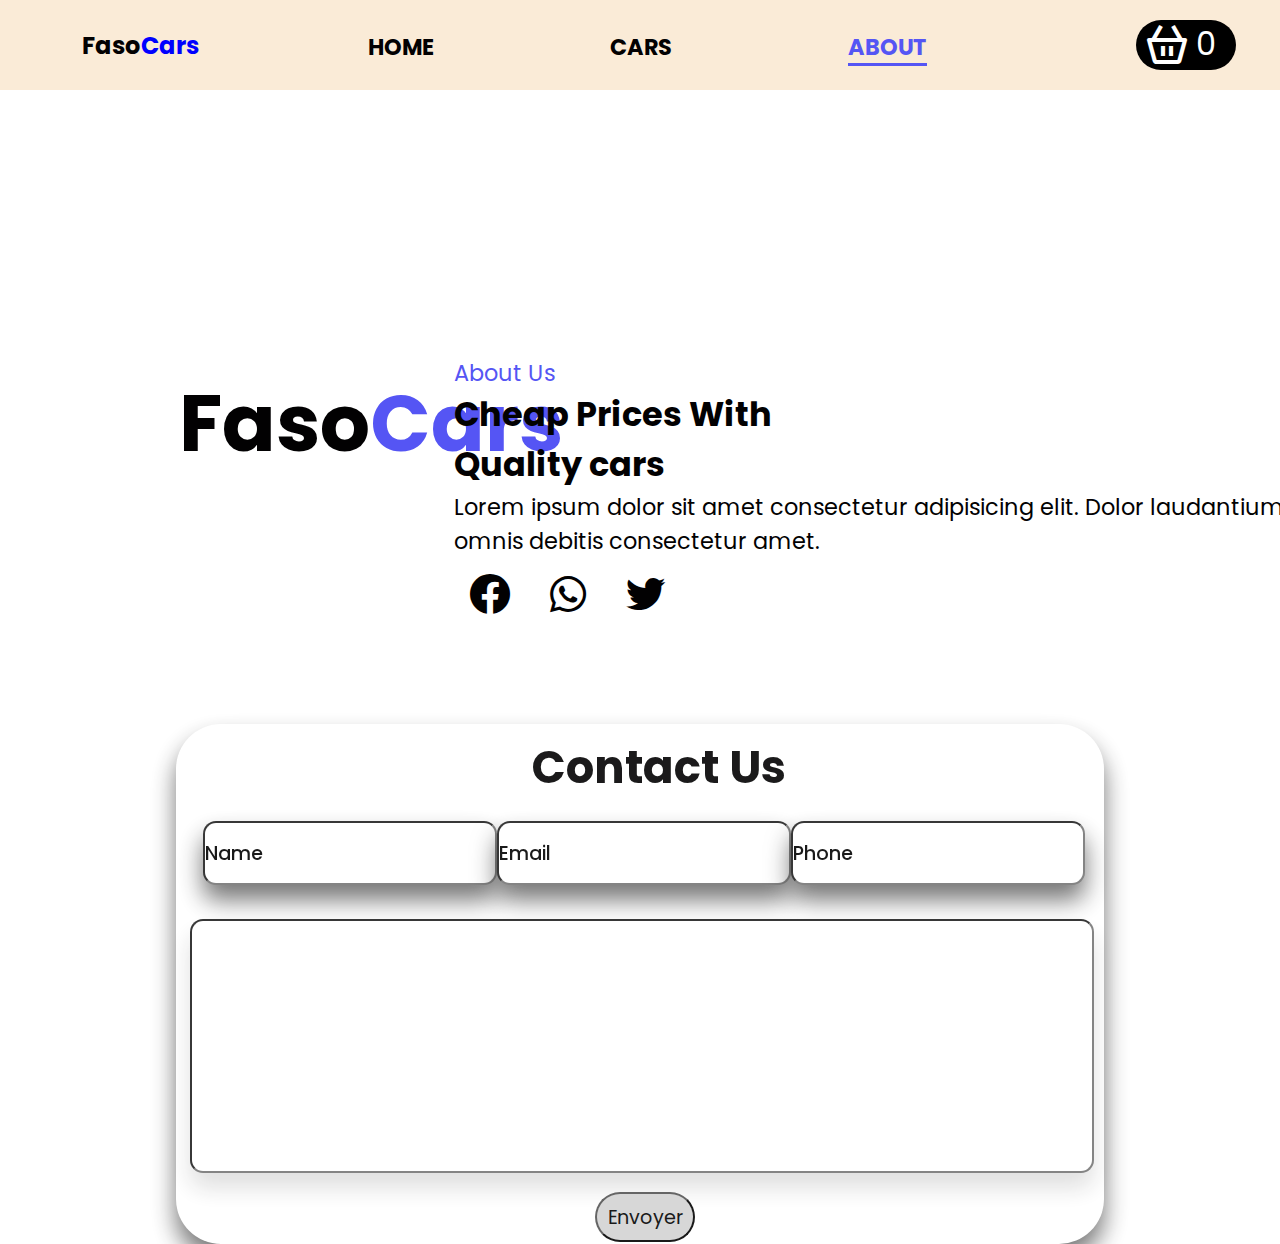
<file: about.html>
<!DOCTYPE html>
<html lang="en">
<head>
    <link href='https://unpkg.com/boxicons@2.1.4/css/boxicons.min.css' rel='stylesheet'>
    <meta charset="UTF-8">
    <link rel="stylesheet" href="css/style-about.css">
    <meta name="viewport" content="width=device-width, initial-scale=1.0">
    <title>About</title>
</head>
<body>
    <header>
        <div class="nav container">
            <i class='bx bx-menu' id="menu-icone"></i>
            <a href="index.html" class="logo">Faso<span>Cars</span> </a>
            <ul class="navbar">
                <li><a href="index.html" >Home</a></li>
                <li><a href="cars.html">Cars</a></li>
                <li><a href="about.html" class="active">About</a></li>
                <i class='bx bx-basket'></i>
                <div class="circle"><span>0</span></div>
            </ul>
        </div>
    </header>

    <section class="about-container">
        <div class="about-img">
            <h1>Faso<span>Cars</span> </h1>
        </div>
        <div class="about-text">
            <span>About Us</span>
            <h2>Cheap Prices With <br> Quality cars</h2>
            <p>Lorem ipsum dolor sit amet consectetur adipisicing elit. Dolor laudantium modi omnis debitis consectetur amet.</p>
            <i class='bx bxl-facebook-circle bx-lg'></i>
            <i class='bx bxl-whatsapp bx-lg'></i>
            <i class='bx bxl-twitter bx-lg'></i>
        </div>
    </section>

    <section class="contact-container">
        <h1> Contact Us</h1>
        <div class="contact">
                <input type="text" class="name" placeholder="Name">
                <input type="email" class="Email" placeholder="Email">
                <input type="text" class="phone" placeholder="Phone">
        </div>
        <input type="text" class="text">
        <button> Envoyer </button>
    </section>


</body>
</html>
</file>
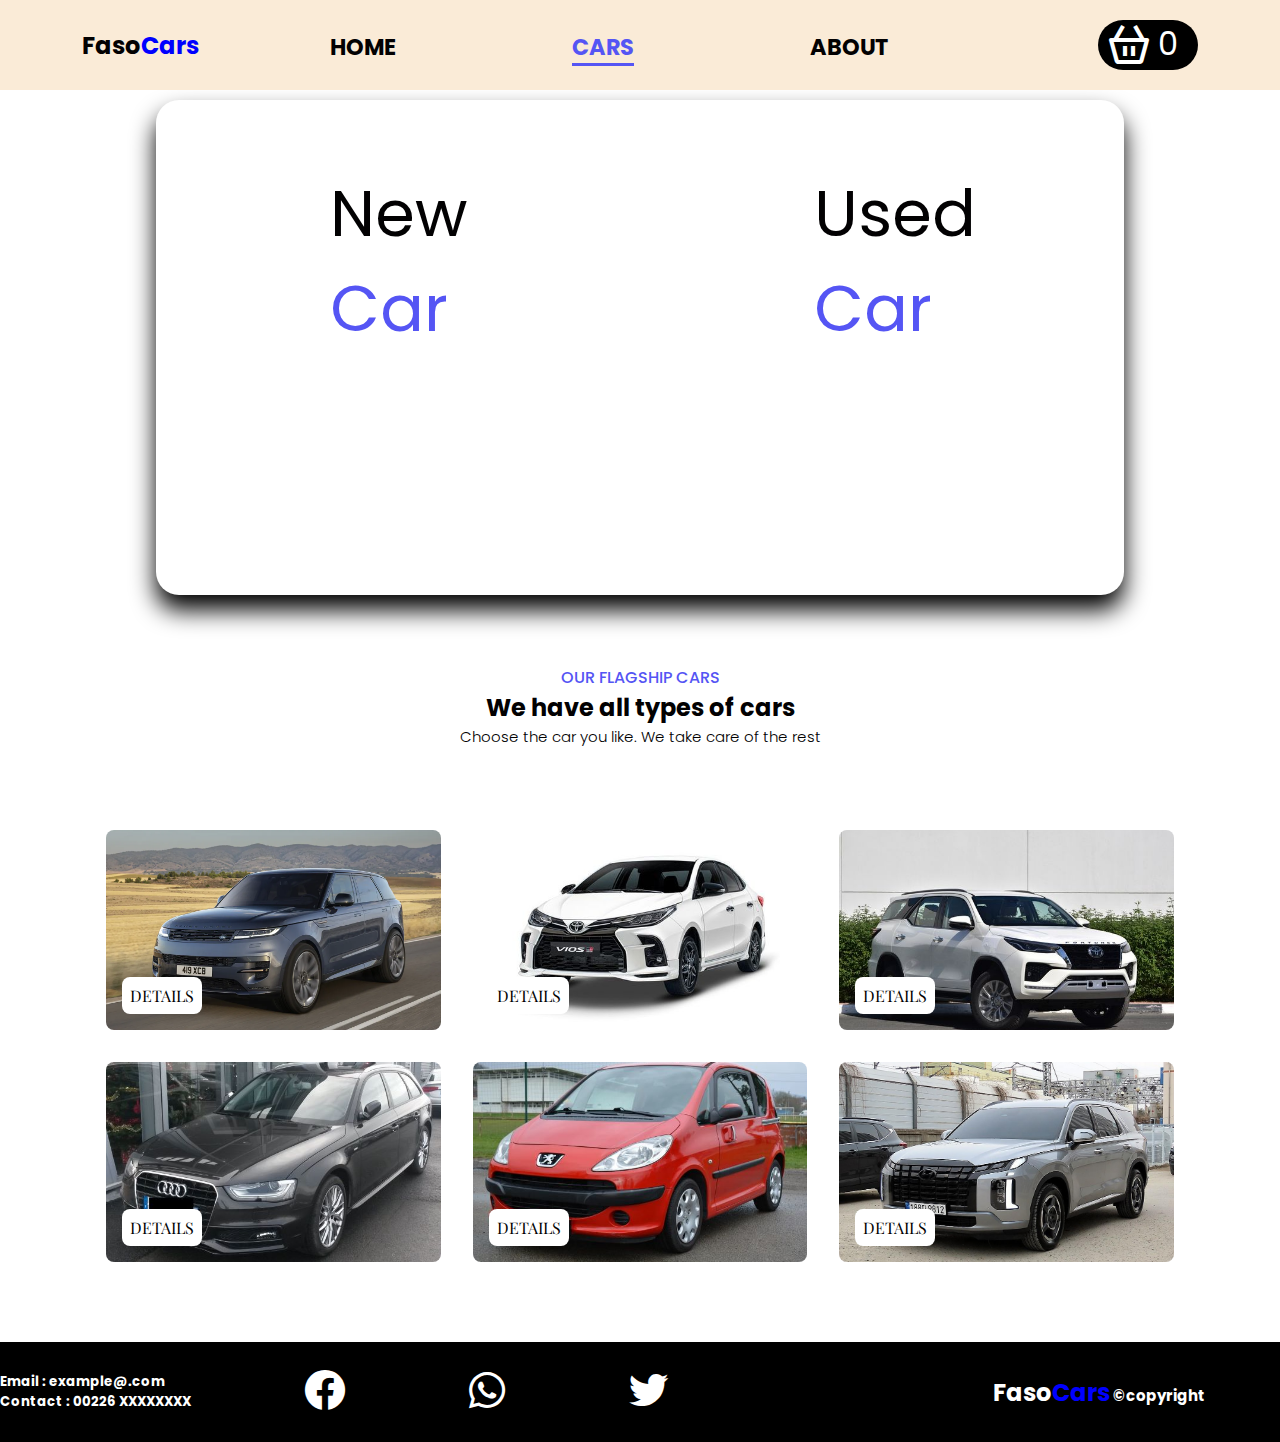
<file: cars.html>
<!DOCTYPE html>
<html lang="en">
<head>
    <link href='https://unpkg.com/boxicons@2.1.4/css/boxicons.min.css' rel='stylesheet'>
    <link rel="stylesheet" href="css/style-cars.css">
    <meta charset="UTF-8">
    <meta name="viewport" content="width=device-width, initial-scale=1.0">
    <title>Voiture</title>
</head>
<body>
    
    <header>
        <div class="nav container">
            <i class='bx bx-menu' id="menu-icone"></i>
            <a href="index.html" class="logo">Faso<span>Cars</span></a>
            <ul class="navbar">
                <li><a href="index.html" >Home</a></li>
                <li><a href="#cars" class="active">Cars</a></li>
                <li><a href="about.html">About</a></li>
                <i class='bx bx-basket'></i>
                <div class="circle"><span class="num"></span></div>
            </ul>
        </div>
    </header>

    <section class="choix">
        <div class="part"> <a href="new-car.html"><p>New <span>Car</span> </p></a> </div>
        <div class="part1"><a href="used-car.html"><p>Used <span>Car</span></p></a></div>
    </section>

    <section class="cars" id="cars">
        <div class="heading">
            <span>OUR FLAGSHIP CARS</span>
            <h2>We have all types of cars</h2>
            <p>Choose the car you like. We take care of the rest</p>
        </div>

        <div class="cars-box container">
            <div class="box">
                <img src="img/car1.jpg" alt="">
                <h1 onclick="popupToggle();">DETAILS</h1>
            </div>
            <div class="box">
                <img src="img/car2.jpg" alt="">
                <h1 onclick="popupToggle1();">DETAILS</h1>
            </div>
            <div class="box">
                <img src="img/car3.jpg" alt="">
                <h1 onclick="popupToggle2();">DETAILS</h1>
            </div>
            <div class="box">
                <img src="img/car4.jpg" alt="">
                <h1 onclick="popupToggle3();">DETAILS</h1>
            </div>
            <div class="box">
                <img src="img/car5.jpg" alt="">
                <h1 onclick="popupToggle4();">DETAILS</h1>
            </div>
            <div class="box">
                <img src="img/car6 .jpg" alt="">
                <h1 onclick="popupToggle5();">DETAILS</h1>
            </div>
        </div>
    </section>

    <!--popup section-->
    <div id="popup">
        <div class="content">
            <img src="img/car1.jpg" alt="" >
            <h1>Range Rover Sport</h1>
            <h3>DESCRIPTION <br></h3>
            <p style="color: black;"> <span>Design</span> : Design musclé et athlétique, calandre distinctive, phares LED élégants, silhouette dynamique. <br> <br>
                <span>Intérieur</span> : Habitacle luxueux avec cuir, bois et accents métalliques, espace confortable pour jusqu'à sept passagers. <br> <br>
                <span>Performances</span>: Puissants moteurs essence, diesel et hybrides, capacité tout-terrain exceptionnelle.
            </p>
            <div class="inputBox">
                <input type="submit" value="BUY for $120,000" >
                <i class='bx bx-cart-download' ></i>
            </div>
        </div>
        <a class="close" onclick="popupToggle();"><img src="img/close2.png" alt="" style="width: 45px;"></a>
    </div>

    <div id="popup1">
        <div class="content">
            <img src="img/car2.jpg" alt="" >
            <h1>Toyota Vios</h1>
            <h3>DESCRIPTION</h3>
            <p> <span>Design</span>: Design élégant et aérodynamique, calandre distinctive, phares halogènes ou LED. <br> <br>
                <span>Intérieur</span>: Habitacle spacieux et confortable avec des matériaux de qualité, tableau de bord ergonomique. <br> <br>
                <span>Performances</span>: Moteurs économes en carburant (essence), transmission manuelle ou automatique, conduite souple.
                </p>
            <div class="inputBox">
                <input type="submit" value="BUY for $23,000">
                <i class='bx bx-cart-download' ></i>
            </div>
        </div>
        <a class="close" onclick="popupToggle1();"><img src="img/close2.png" alt="" style="width: 45px;"></a>
    </div>

    <div id="popup2">
        <div class="content">
            <img src="img/car3.jpg" alt="" >
            <h1>Toyota Fortuner</h1>
            <h3>DESCRIPTION</h3>
            <p><span>Design</span>: Robuste et imposant, typique des SUV, avec une calandre distinctive et des phares perçants. <br> <br>
                <span>Intérieur</span>: Habitacle spacieux et confortable, matériaux de qualité, sièges ajustables, capacité jusqu'à 7 passagers. <br> <br>
                <span>Performances</span>: Motorisation puissante (essence ou diesel), transmission automatique ou manuelle, aptitude tout-terrain.</p>
            <div class="inputBox">
                <input type="submit" value="BUY for $55,000">
                <i class='bx bx-cart-download' ></i>
            </div>
        </div>
        <a class="close" onclick="popupToggle2();"><img src="img/close2.png" alt="" style="width: 45px;"></a>
    </div>

    <div id="popup3">
        <div class="content">
            <img src="img/car4.jpg" alt="" >
            <h1>Audi A4</h1>
            <h3>DESCRIPTION</h3>
            <p> <span>Design</span>: Élégant et dynamique, ligne distincte et moderne, signature lumineuse Audi LED. <br> <br>
                 <span>Intérieur</span>: Habillage raffiné, matériaux de haute qualité, technologie avancée, espace confortable pour passagers. <br> <br>
                <span>Performances</span>: Motorisations puissantes (essence ou diesel), transmission manuelle ou automatique, conduite agile.</p>
            <div class="inputBox">
                <input type="submit" value="BUY for $60,000">
                <i class='bx bx-cart-download' ></i>
            </div>
        </div>
        <a class="close" onclick="popupToggle3();"><img src="img/close2.png" alt="" style="width: 45px;"></a>
    </div>

    <div id="popup4">
        <div class="content">
            <img src="img/car5.jpg" alt="" >
            <h1>Peugeot 1007</h1>
            <h3>DESCRIPTION</h3>
            <p> <span>Design</span>: Mini monospace compact avec portes coulissantes électriques innovantes. <br> <br>
                 <span>Intérieur</span>: Habitacle modulable, sièges arrière indépendants, grand espace de chargement. <br> <br>
                <span>Performances</span>: Motorisations essence économiques, transmission manuelle ou automatique.</p>
            <div class="inputBox">
                <input type="submit" value="BUY for $12,000">
                <i class='bx bx-cart-download' ></i>
            </div>
        </div>
        <a class="close" onclick="popupToggle4();"><img src="img/close2.png" alt="" style="width: 45px;"></a>
    </div>

    <div id="popup5">
        <div class="content">
            <img src="img/car6 .jpg" alt="" >
            <h1>Hyundai Palisade</h1>
            <h3>DESCRIPTION</h3>
            <p> <span>Design</span>: SUV familial élégant et imposant, ligne fluide et moderne, signature lumineuse distinctive. <br><br>
                 <span>Intérieur</span>: Habillage haut de gamme, espace généreux pour sept à huit passagers, options de sièges confortables. <br><br>
                 <span>Performances</span>: Motorisation V6 puissante, transmission automatique, conduite souple et confortable.
            </p>
            <div class="inputBox">
                <input type="submit" value="BUY for $70,000">
                <i class='bx bx-cart-download' ></i>
            </div>
        </div>
        <a class="close" onclick="popupToggle5();"><img src="img/close2.png" alt="" style="width: 45px;"></a>
    </div>


    <script src="js/scrypte.js"></script>

    <footer>
        <div class="contact">
            <h5>Email : example@.com</h5>
            <h5>Contact : 00226 XXXXXXXX</h5>
        </div>
        <div>
            <i class='bx bxl-facebook-circle bx-lg'></i>
            <i class='bx bxl-whatsapp bx-lg'></i>
            <i class='bx bxl-twitter bx-lg'></i>
        </div>
        <p class="logo">Faso<span>Cars</span><span class="copyright"> &copy;copyright</span></p>
    </footer>

</body>
</html>
</file>
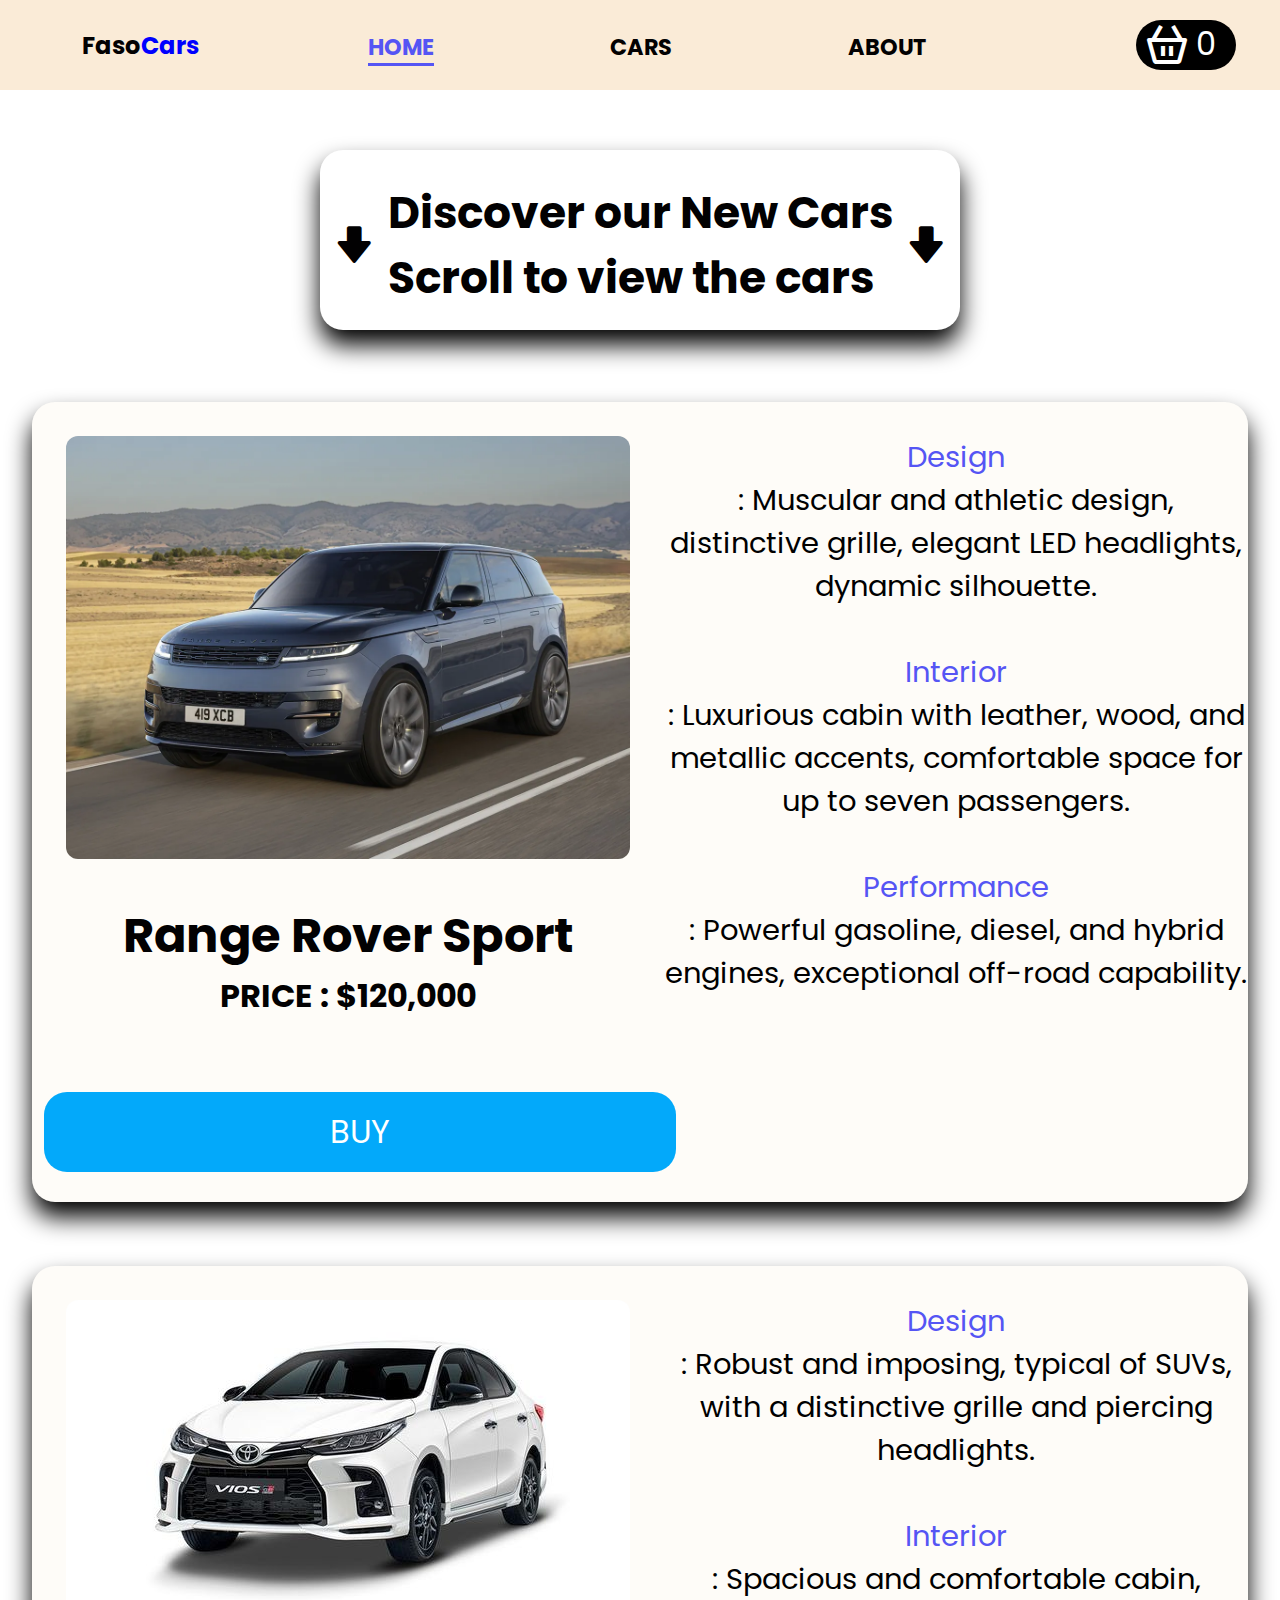
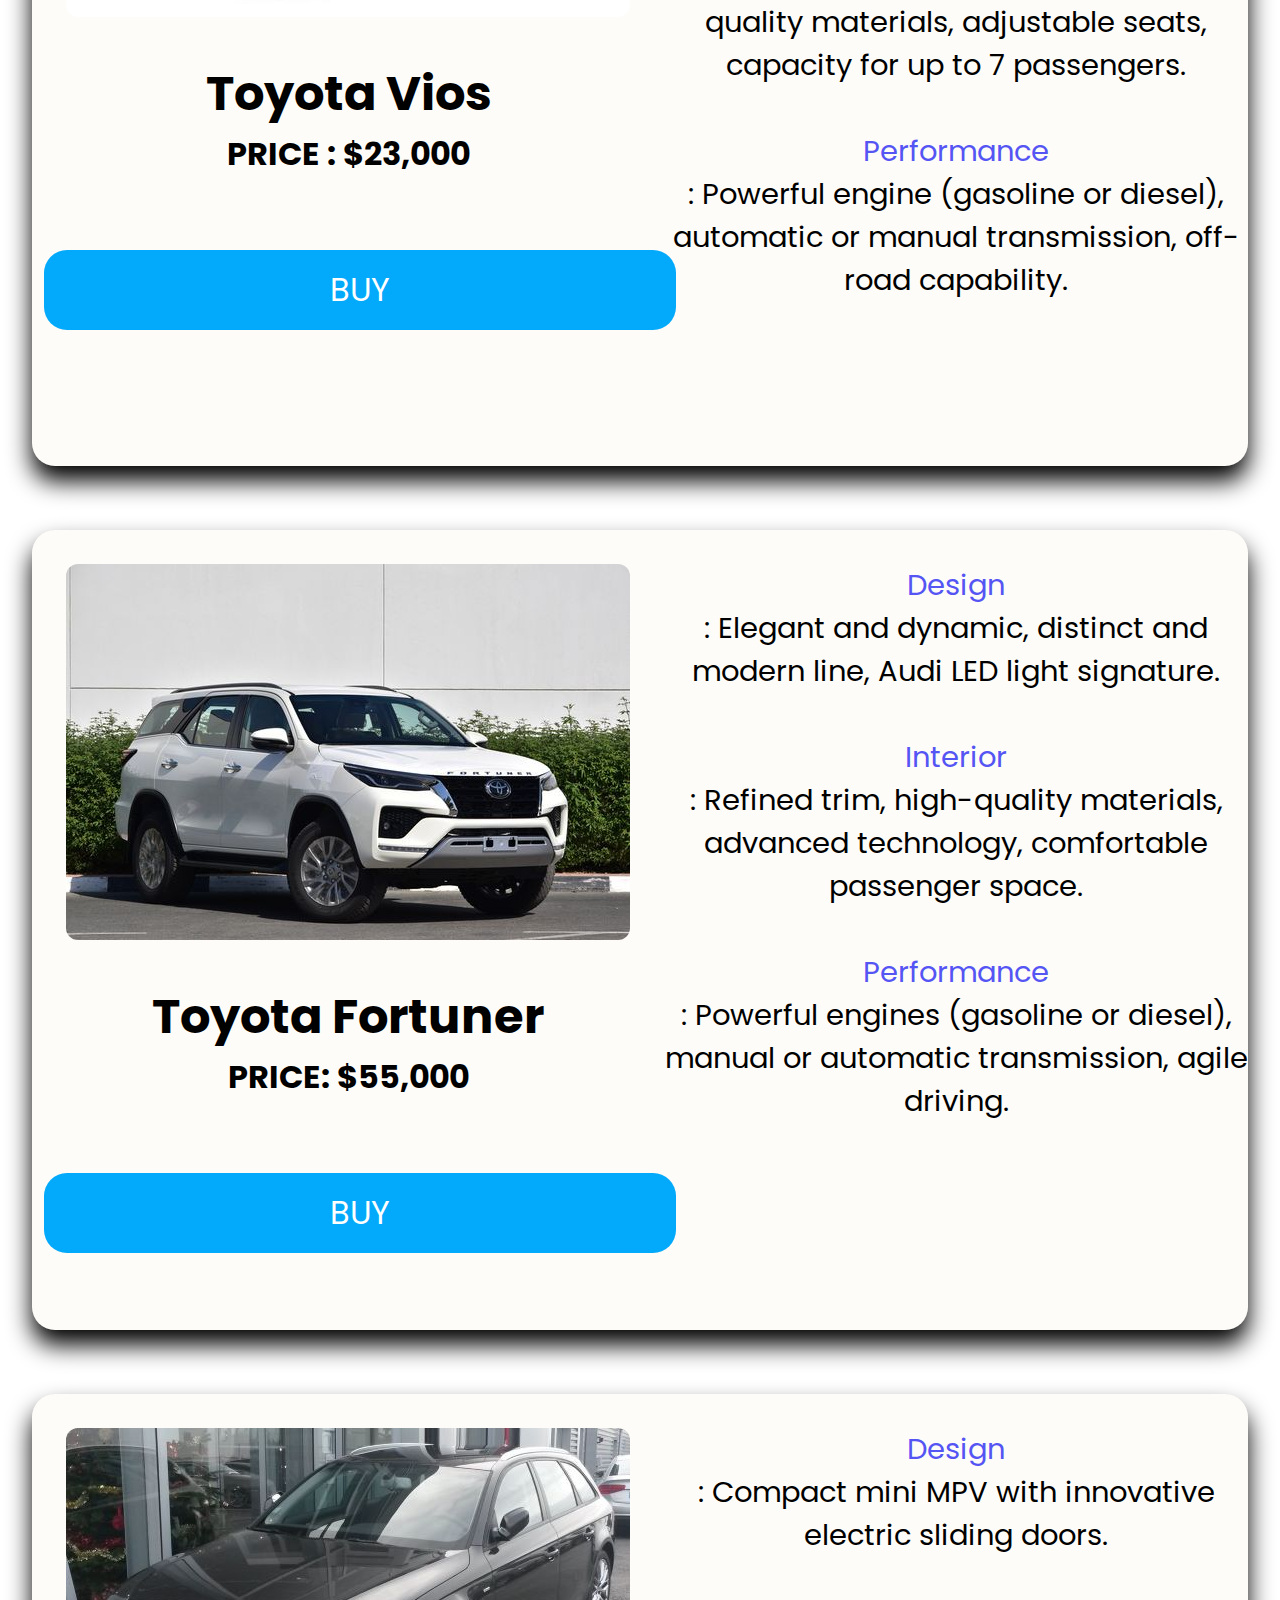
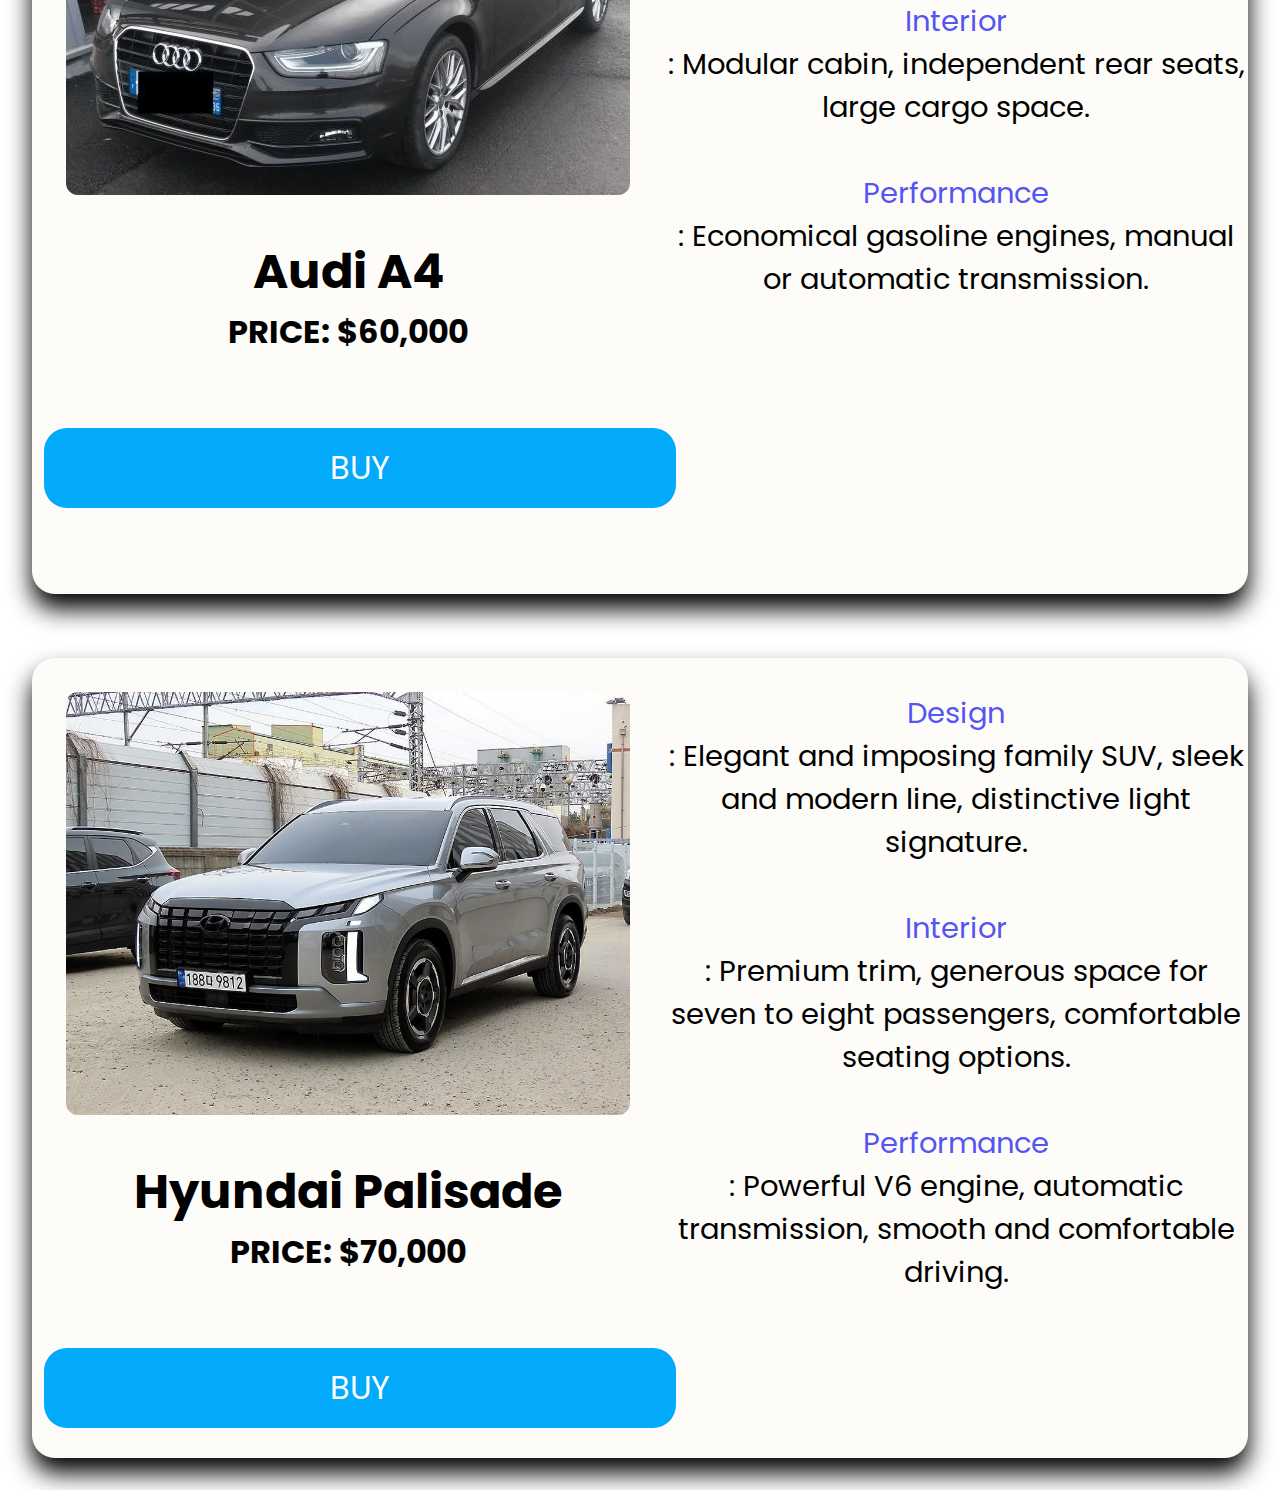
<file: new-car.html>
<!DOCTYPE html>
<html lang="en">
<head>
    <meta charset="UTF-8">
    <meta name="viewport" content="width=device-width, initial-scale=1.0">
    <link rel="stylesheet" href="css/style-new-car.css">
    <link href='https://unpkg.com/boxicons@2.1.4/css/boxicons.min.css' rel='stylesheet'>
    <title>Voiture</title>
</head>
<body>
    <header>
        <div class="nav container">
            <i class='bx bx-menu' id="menu-icone"></i>
            <a href="#" class="logo">Faso<span>Cars</span> </a>
            <ul class="navbar" id="navbar">
                <li><a href="#home" class="active">Home</a></li>
                <li><a href="cars.html">Cars</a></li>
                <li><a href="about.html">About</a></li>
                <i class='bx bx-basket'></i>
                <div class="circle"><span class="num"></span></div>
            </ul> 
        </div>
    </header>

    <section class="up">
        <div class="new-car">
            <p><i class='bx bxs-downvote bx-fade-up' ></i>Discover our New Cars <br> Scroll to view the cars<i class='bx bxs-downvote bx-fade-up' ></i></p>
        </div>
    </section>

    <section class="milieux">
        <div class="view">
            <div class="box-princ">
                <div class="left">
                    <img src="img/car1.jpg" alt="" >
                    <h1>Range Rover Sport</h1>
                    <h2>PRICE : $120,000 </h2>
                    <input type="submit" value="BUY" class="inputBox"></input>
                </div>
                <div class="right">
                    <p style="color: black;"> <span>Design</span> : Muscular and athletic design, distinctive grille, elegant LED headlights, dynamic silhouette. <br> <br>
                        <span>Interior</span> : Luxurious cabin with leather, wood, and metallic accents, comfortable space for up to seven passengers. <br> <br>
                        <span>Performance</span>: Powerful gasoline, diesel, and hybrid engines, exceptional off-road capability.
                     </p>
                </div>
            </div>
            <div class="box">
                <div class="left">
                    <img src="img/car2.jpg" alt="">
                    <h1 >Toyota Vios</h1>
                    <h2>PRICE : $23,000</h2>
                    <input type="submit" value="BUY" class="inputBox"></input>
                </div>
                <div class="right"><p><span>Design</span>: Robust and imposing, typical of SUVs, with a distinctive grille and piercing headlights. <br> <br>
                    <span>Interior</span>: Spacious and comfortable cabin, quality materials, adjustable seats, capacity for up to 7 passengers. <br> <br>
                    <span>Performance</span>: Powerful engine (gasoline or diesel), automatic or manual transmission, off-road capability.</p>
                </div>
            </div>
            <div class="box">
                <div class="left">
                    <img src="img/car3.jpg" alt="">
                    <h1>Toyota Fortuner</h1>
                    <h2>PRICE: $55,000</h2>
                    <input type="submit" value="BUY" class="inputBox"></input>
                </div>
                <div class="right"> <p> <span>Design</span>: Elegant and dynamic, distinct and modern line, Audi LED light signature. <br> <br>
                 <span>Interior</span>: Refined trim, high-quality materials, advanced technology, comfortable passenger space. <br> <br>
                <span>Performance</span>: Powerful engines (gasoline or diesel), manual or automatic transmission, agile driving.</p>
            </div>
            </div>
            <div class="box">
                <div class="left">
                    <img src="img/car4.jpg" alt="">
                    <h1>Audi A4</h1>
                    <h2>PRICE: $60,000</h2>
                    <input type="submit" value="BUY" class="inputBox"></input>
                </div>
                <div class="right">
                    <p> <span>Design</span>: Compact mini MPV with innovative electric sliding doors. <br> <br>
                 <span>Interior</span>: Modular cabin, independent rear seats, large cargo space. <br> <br>
                <span>Performance</span>: Economical gasoline engines, manual or automatic transmission.
                    </p>
            </div>
            </div>
            <div class="box">
                <div class="left">
                    <img src="img/car6 .jpg" alt="">
                    <h1>Hyundai Palisade</h1>
                    <h2>PRICE: $70,000</h2>
                    <input type="submit" value="BUY" class="inputBox"></input>
                </div>
                <div class="right"><p> <span>Design</span>: Elegant and imposing family SUV, sleek and modern line, distinctive light signature. <br><br>
                 <span>Interior</span>: Premium trim, generous space for seven to eight passengers, comfortable seating options. <br><br>
                 <span>Performance</span>: Powerful V6 engine, automatic transmission, smooth and comfortable driving.
            </p>
        </div>
            </div>
        </div>

    </section>

    <script src="js/scrypte.js"></script>

</body>
</html>
</file>
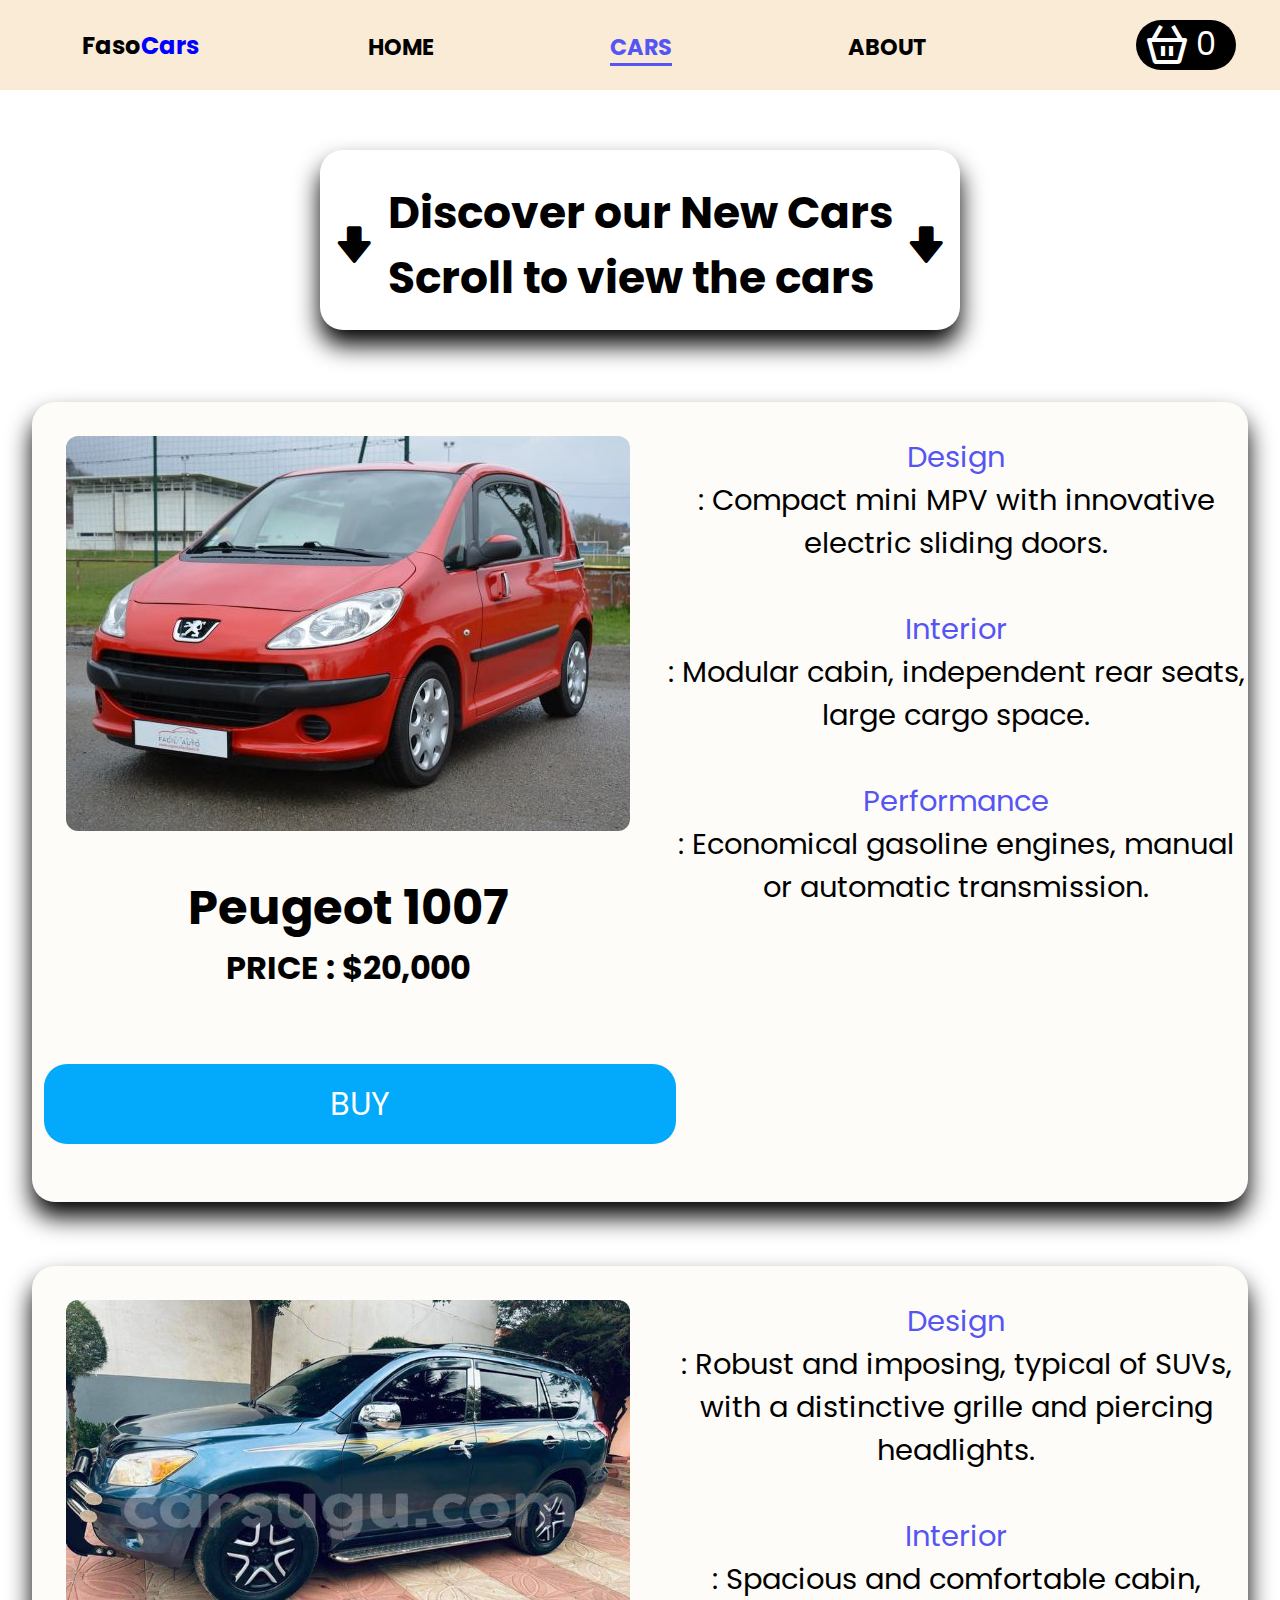
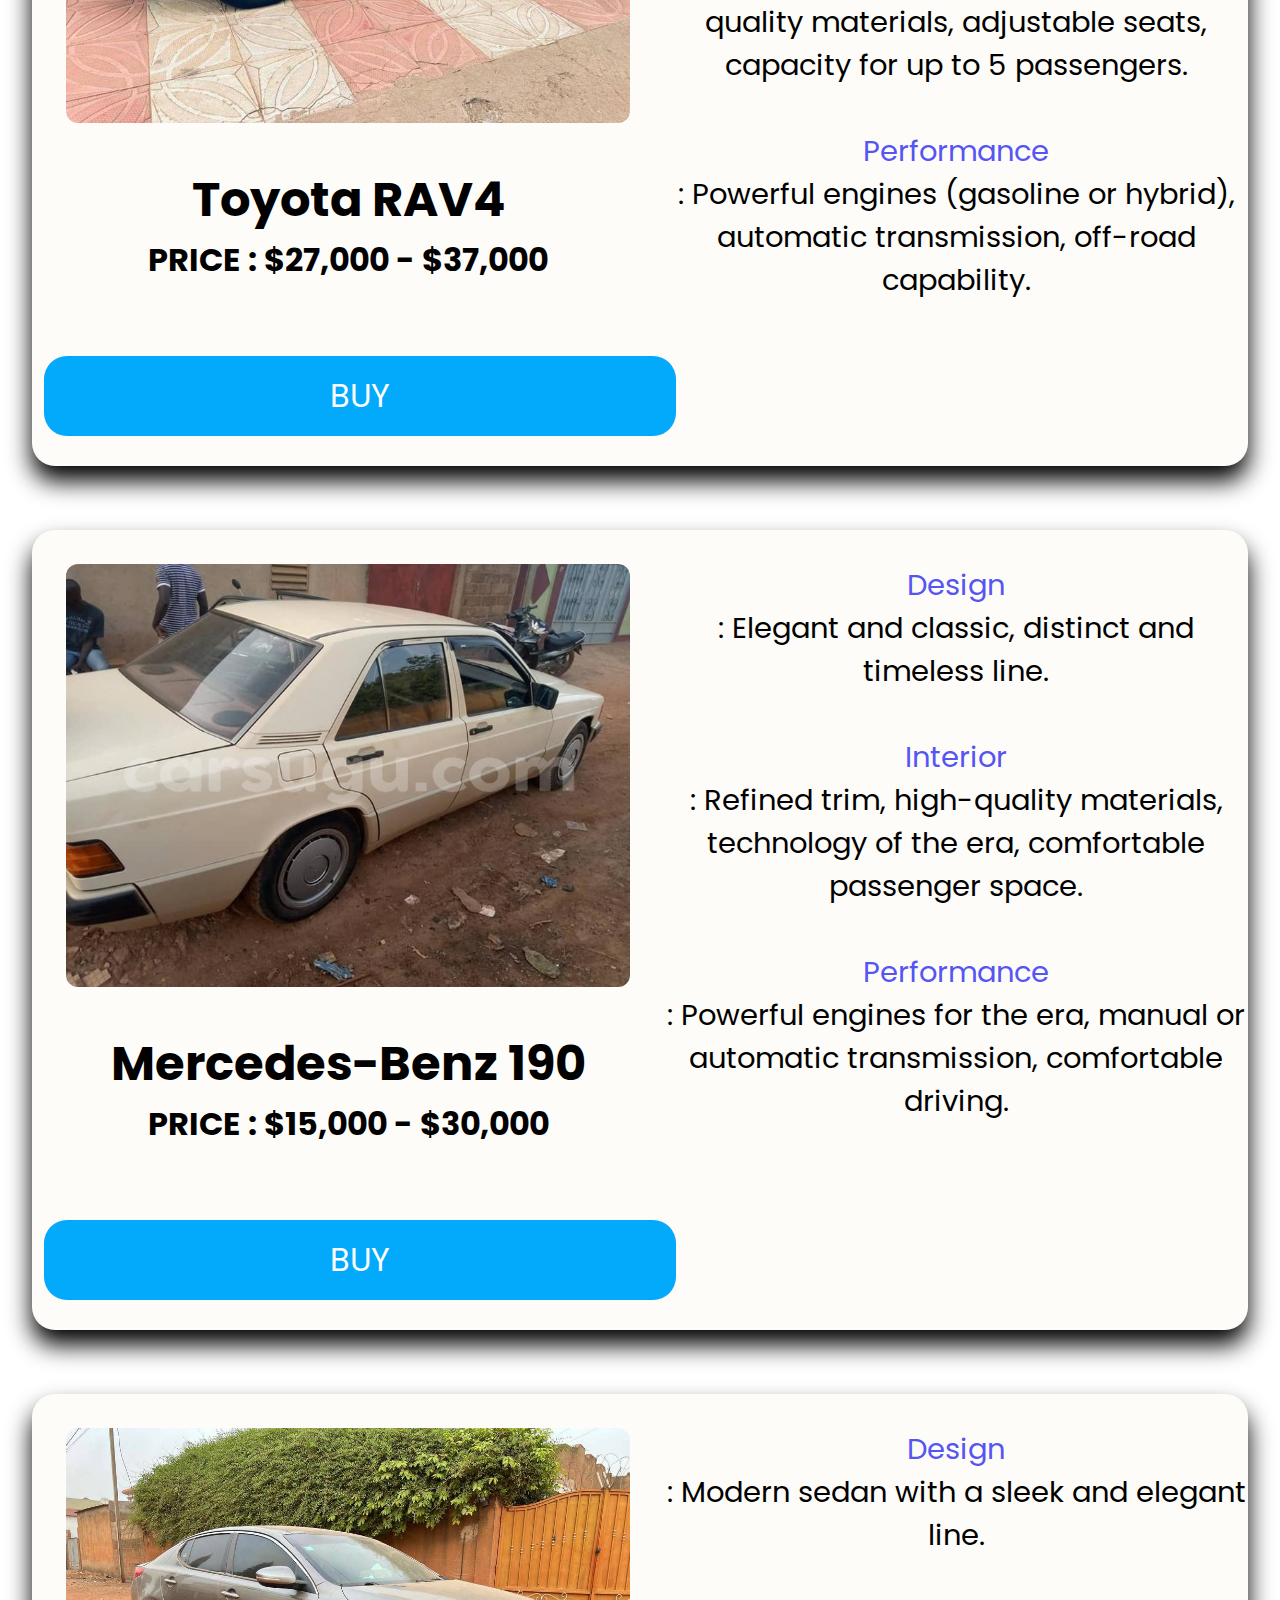
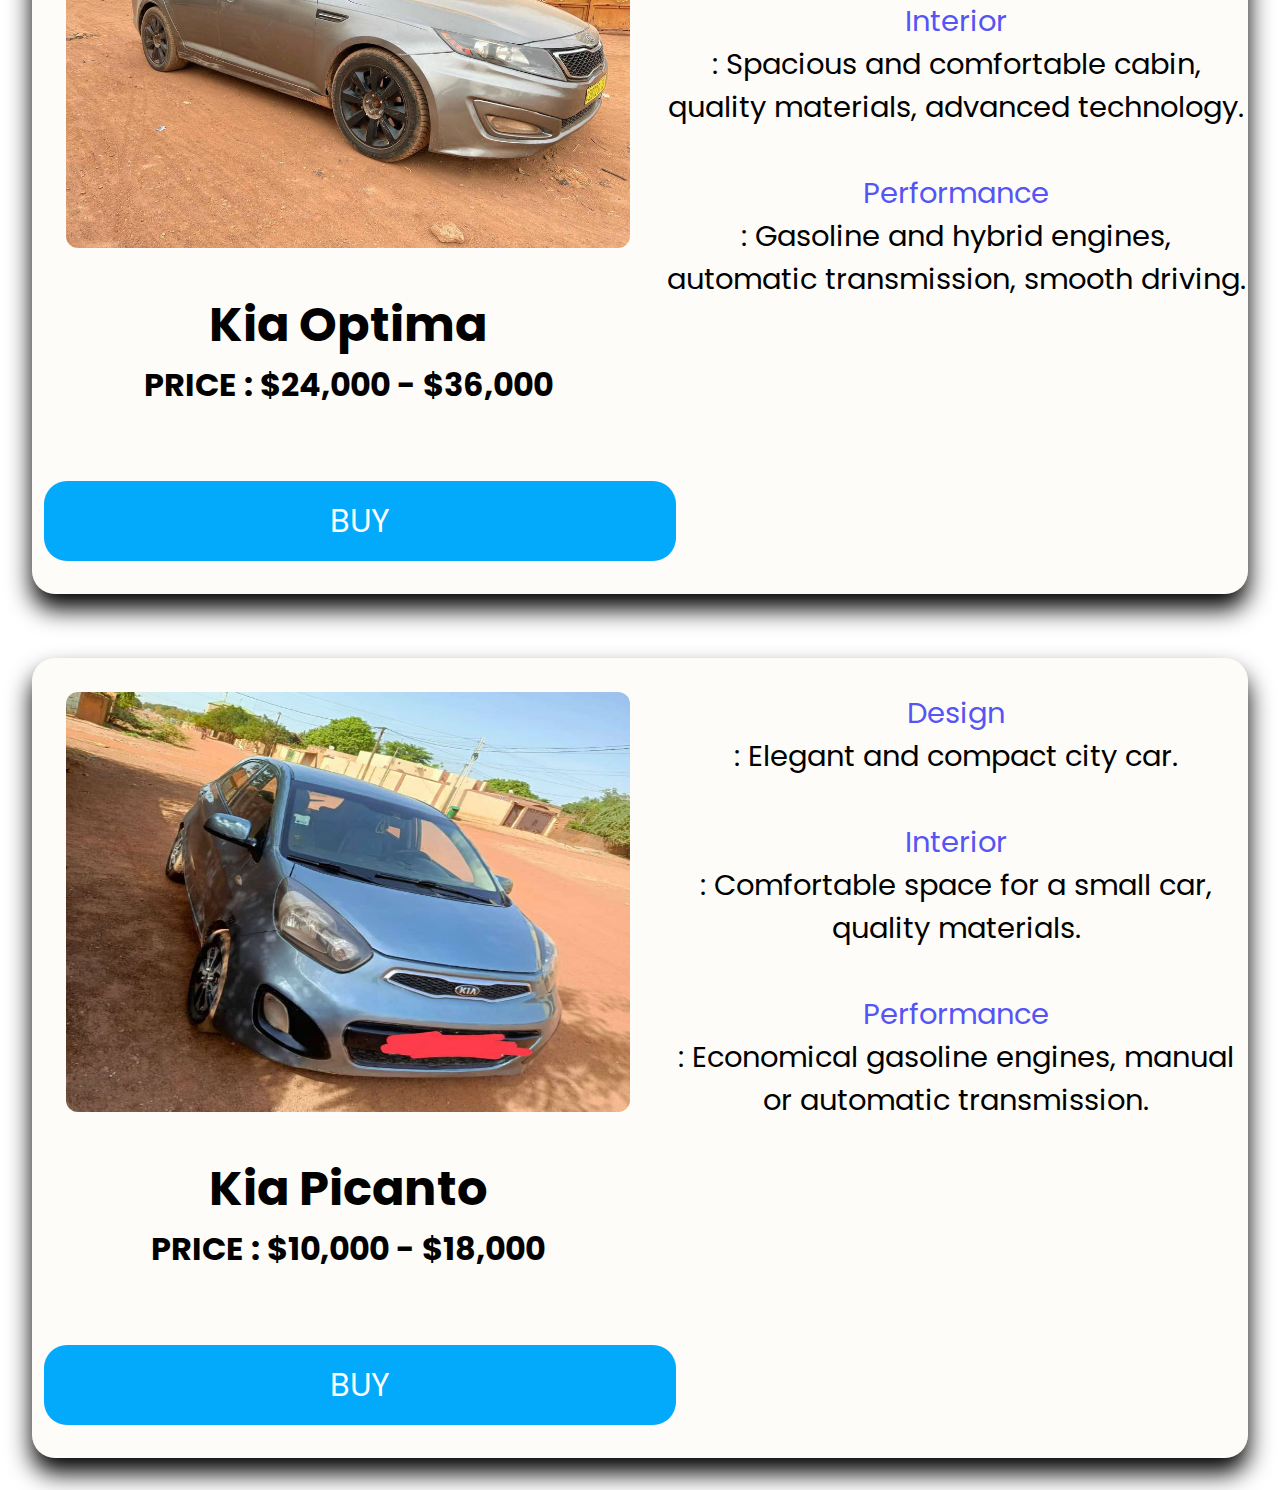
<file: used-car.html>
<!DOCTYPE html>
<html lang="en">
<head>
    <meta charset="UTF-8">
    <meta name="viewport" content="width=device-width, initial-scale=1.0">
    <title>Voiture</title>
    <link rel="stylesheet" href="css/style-new-car.css">
    <link href='https://unpkg.com/boxicons@2.1.4/css/boxicons.min.css' rel='stylesheet'>
</head>
<body>
    <header>
        <div class="nav container">
            <i class='bx bx-menu' id="menu-icone"></i>
            <a href="index.html" class="logo">Faso<span>Cars</span> </a>
            <ul class="navbar">
                <li><a href="index.html">Home</a></li>
                <li><a href="cars.html" class="active">Cars</a></li>
                <li><a href="about.html" >About</a></li>
                <i class='bx bx-basket'></i>
                <div class="circle"><span class="num"></span></div>
            </ul>
        </div>
    </header>

    <section class="up">
        <div class="new-car">
            <p><i class='bx bxs-downvote bx-fade-up' ></i>Discover our New Cars <br> Scroll to view the cars<i class='bx bxs-downvote bx-fade-up' ></i></p>
        </div>
    </section>

    <section class="milieux">
        <div class="view">
            <div class="box-princ">
                <div class="left">
                    <img src="img/car5.jpg" alt="">
                    <h1>Peugeot 1007</h1>
                    <h2>PRICE : $20,000</h2>
                    <input type="submit" value="BUY" class="inputBox"></input>
                </div>
                <div class="right">
                    <p style="color: black;"> 
                        <span>Design</span>: Compact mini MPV with innovative electric sliding doors. <br> <br>
                        <span>Interior</span>: Modular cabin, independent rear seats, large cargo space. <br> <br>
                        <span>Performance</span>: Economical gasoline engines, manual or automatic transmission.
                    </p>
                </div>
            </div>
            <div class="box">
                <div class="left">
                    <img src="img/car10.jpg" alt="">
                    <h1>Toyota RAV4</h1>
                    <h2>PRICE : $27,000 - $37,000</h2>
                    <input type="submit" value="BUY" class="inputBox" ></input>
                </div>
                <div class="right">
                    <p>
                        <span>Design</span>: Robust and imposing, typical of SUVs, with a distinctive grille and piercing headlights. <br> <br>
                        <span>Interior</span>: Spacious and comfortable cabin, quality materials, adjustable seats, capacity for up to 5 passengers. <br> <br>
                        <span>Performance</span>: Powerful engines (gasoline or hybrid), automatic transmission, off-road capability.
                    </p>
                </div>
            </div>
            <div class="box">
                <div class="left">
                    <img src="img/car9.jpg" alt="">
                    <h1>Mercedes-Benz 190</h1>
                    <h2>PRICE : $15,000 - $30,000</h2>
                    <input type="submit" value="BUY" class="inputBox"></input>
                </div>
                <div class="right">
                    <p>
                        <span>Design</span>: Elegant and classic, distinct and timeless line. <br> <br>
                        <span>Interior</span>: Refined trim, high-quality materials, technology of the era, comfortable passenger space. <br> <br>
                        <span>Performance</span>: Powerful engines for the era, manual or automatic transmission, comfortable driving.
                    </p>
                </div>
            </div>
            <div class="box">
                <div class="left">
                    <img src="img/car13.jpg" alt="" height="420PX">
                    <h1>Kia Optima</h1>
                    <h2>PRICE : $24,000 - $36,000</h2>
                    <input type="submit" value="BUY" class="inputBox"></input>
                </div>
                <div class="right">
                    <p>
                        <span>Design</span>: Modern sedan with a sleek and elegant line. <br> <br>
                        <span>Interior</span>: Spacious and comfortable cabin, quality materials, advanced technology. <br> <br>
                        <span>Performance</span>: Gasoline and hybrid engines, automatic transmission, smooth driving.
                    </p>
                </div>
            </div>
            <div class="box">
                <div class="left">
                    <img src="img/car11.jpg" alt="" height="420PX">
                    <h1>Kia Picanto</h1>
                    <h2>PRICE : $10,000 - $18,000</h2>
                    <input type="submit" value="BUY" class="inputBox"></input>
                </div>
                <div class="right">
                    <p>
                        <span>Design</span>: Elegant and compact city car. <br> <br>
                        <span>Interior</span>: Comfortable space for a small car, quality materials. <br> <br>
                        <span>Performance</span>: Economical gasoline engines, manual or automatic transmission.
                    </p>
                </div>
            </div>
        </div>
    </section>
    
    <script src="js/scrypte.js"></script>
    

</body>
</html>
</file>
<file: css/style-about.css>
@import url('https://fonts.googleapis.com/css2?family=Poppins:ital,wght@0,100;0,200;0,300;0,400;0,500;0,600;0,700;0,800;0,900;1,100;1,200;1,300;1,400;1,500;1,600;1,700;1,800;1,900&display=swap');

*{
    font-family: 'Poppins', sans-serif;
    margin: 0;
    padding: 0;
    scroll-padding: smooth;
    scroll-behavior: none;
    list-style: none;
    text-decoration: none;
}

/*color variable*/
:root{
    --main-color:rgb(85, 85, 244);
    --text-color:#020102;
    --bg-color:#FFF;
}

img{
    width: 100%;
}
body{
    color: var(--text-color);
    margin: 0 0;
}

.container{
    max-width: 1068px;
    margin-left: auto;
    margin-right: auto;
}

header{
    display: block;
    width: 100%;
    position: fixed;
    top: 0;
    left: 0;
    z-index: 100;
    background-color: antiquewhite;
}

.nav{
    display: flex;
    align-items: center;
    justify-content: space-between;
    padding: 20px 35px;
}

#menu-icone{
    font-size: 24px;
    cursor: pointer;
    color: var(--text-color);
    display: none;
}

.logo{
    font-size: 1.5rem;
    color: var(--text-color);
    font-weight: 700;
    position: relative;
    right: 24px;
}

.circle{
    width: 100px;
    height: 50px;
    border-radius: 50px;
    background-color: black;
    position: relative;
    right: 191px;
    cursor: pointer;
}

.circle span{
    color: white;
    font-size: 2rem;
    position: relative;
    left: 60px;
}

span{
    color: blue;
}

.navbar{
    display: flex;
    column-gap: 11rem;
    position: relative;
    left: 145px;
}

.navbar i{
    font-size: 3rem;
    position: relative;
    left: 40px;
    color: white;
    z-index: 1000;
}

.navbar a{
    color: var(--text-color);
    font-size: 1.4rem;
    font-weight: 700;
    text-transform: uppercase;
    position: relative;
    top: 10px;
}

.navbar a:hover,
.navbar .active{
    color: var(--main-color);
    border-bottom: 3px solid var(--main-color);
}




.about-container{
    display: flex;
    flex-wrap: wrap;
    align-items: center;
    gap: 1.5rem;
    justify-content: center;
    position: relative;
    top: 24vh;
    

}


.about-container h1{
    height: 550px;
    position: absolute;
    top: 148px;
    left: 14%; 
    border-radius: 67px;
    font-size: 79px;
    
}


.about-container span{
    color: var(--main-color);
}

.about-text{
    position: relative;
    top: 140px;
    left: 252px;
    width: 100vh;
    font-size: 1.4rem;
}

.about-text i{
    padding: 12px;
    cursor: pointer;
}

.about-text i:hover{
    transform:translateY(-20%) ;
}


.contact-container
{
    padding: 10px 14px;
    width: 900px;
    height: 500px;
    margin: 0 auto;
    position: relative;
    top: 450px;
    background-color: rgb(255, 255, 255,255,0.01);
    box-shadow: 0 15px 25px rgb(0,0,0,0.6);
    opacity: 0.9;
    border-radius: 45px;

}

::placeholder{
    font-weight: 500;
    color: black;
}

.contact-container h1{
   padding-left: 38% ;
   font-size: 45px;
}

input{
    border-radius: 13px;
    font-size: 1.2rem;
    box-shadow: 0 15px 25px rgba(0, 0, 0, 0.144);
}

.contact{
    position: relative;
    display: flex;
    justify-content: space-between;
    padding: 19px 13px;

}

.contact input{
    box-shadow: 0 15px 25px rgb(0,0,0,0.6);
    width: 290px;
    height: 60px;

}

.text{
    width: 100%;
    height: 250px;
    position: relative;
    top: 15px;
}



button{
    width: 100px;
    height: 50px;
    position: relative;
    left: 45%;
    top: 34px;
    font-size: 1.2rem;
    background-color:lightgray;
    
    border-radius: 45px;
    cursor: pointer;
}

button:hover{
    transform: scale(1.1);
    transition: 0.5s ease-in-out;
    background-color: darkgray;
}
</file>
<file: css/style-cars.css>
@import url('https://fonts.googleapis.com/css2?family=Poppins:ital,wght@0,100;0,200;0,300;0,400;0,500;0,600;0,700;0,800;0,900;1,100;1,200;1,300;1,400;1,500;1,600;1,700;1,800;1,900&display=swap');
@import url('https://fonts.googleapis.com/css2?family=Playfair+Display:ital,wght@0,400..900;1,400..900&display=swap');
*{
    font-family: 'Poppins', sans-serif;
    margin: 0;
    padding: 0;
    scroll-padding: smooth;
    scroll-behavior: none;
    list-style: none;
    text-decoration: none;
}

/*color variable*/
:root{
    --main-color:rgb(85, 85, 244);
    --text-color:#020102;
    --bg-color:#FFF;
}

img{
    width: 100%;
}
body{
    color: var(--text-color);
    margin: 0 0;
}

.container{
    max-width: 1068px;
    margin-left: auto;
    margin-right: auto;
}

header{
    display: block;
    width: 100%;
    position: fixed;
    top: 0;
    left: 0;
    z-index: 100;
    background-color: antiquewhite;
}

.nav{
    display: flex;
    align-items: center;
    justify-content: space-between;
    padding: 20px 35px;
}

#menu-icone{
    font-size: 24px;
    cursor: pointer;
    color: var(--text-color);
    display: none;
}

.logo{
    font-size: 1.5rem;
    color: var(--text-color);
    font-weight: 700;
    position: relative;
    right: 24px;
}

.circle{
    width: 100px;
    height: 50px;
    border-radius: 50px;
    background-color: black;
    position: relative;
    right: 191px;
    cursor: pointer;
}

.circle span{
    color: white;
    font-size: 2rem;
    position: relative;
    left: 60px;
}

span{
    color: blue;
}

.navbar{
    display: flex;
    column-gap: 11rem;
    position: relative;
    left: 145px;
}

.navbar i{
    font-size: 3rem;
    position: relative;
    left: 40px;
    color: white;
    z-index: 1000;
}

.navbar a{
    color: var(--text-color);
    font-size: 1.4rem;
    font-weight: 700;
    text-transform: uppercase;
    position: relative;
    top: 10px;
}

.navbar a:hover,
.navbar .active{
    color: var(--main-color);
    border-bottom: 3px solid var(--main-color);
}


.choix{
    position: relative;
    top: 100px;
    max-width: 968px;
    margin-left: auto;
    margin-right: auto;
    height: 55vh;
    display: flex;
    border-radius: 23px;
    background: rgba(255, 255, 255, 255,0.05);
    box-shadow: 0 15px 25px rgba(0, 0, 0, 1);
}

.part,
.part1{
    position: relative;
    border-radius: 23px;
    width: 50%;
    max-width: 1068px;
}

.choix a{
    position: relative;
    bottom:55px ;
    color: var(--text-color);
}



.part:hover
{
    background: rgb(9,49,121);
    background: linear-gradient(90deg, rgba(9,49,121,1) 52%, rgba(0,212,255,1) 100%);
    color: #FFF;
    border-right: 4px solid black;
    cursor: pointer;  
    transform: scale(1.1);
    transition: 0.5s ease-in-out;  

}

.part p{
    font-size: 4rem;
    margin: 25%  36% ;
    padding-right: 12px ;
}

.choix .part:hover p,
.choix .part1:hover p{
    color: var(--main-color);
}

.part:hover span,
.part1:hover span{
    color: white;

}

.part p span,
.part1 p span{
    color: var(--main-color);
}

.part1 p{
    font-size: 4rem;
    margin: 25%  46% ;
    padding-right: 12px ;
    position: relative;
    right: 10%;
}

.part1:hover
{
    background: rgb(9,49,121);
    transform: scale(1.1);
    transition: 0.5s ease-in-out;
    background: linear-gradient(90deg, rgba(9,49,121,1) 52%, rgba(0,212,255,1) 100%);
    color: #FFF;
    border-left: 4px solid black;
    cursor: pointer;    
}


.heading{
    text-align: center;
    position: relative;
    top: 170px
}

.heading span{
    font-weight: 500;
    color: var(--main-color);
}

.heading p{
    font-size: 0.938rem;
    font-weight: 300 ;
}

.cars-box{
    display: flex;
    flex-wrap: wrap;
    gap: 2rem;
    margin-top: 2rem;
    position: relative;
    top: 220px; 
}

.navbar .active{
    max-height: 300px; /* Ajuster selon le contenu */
    color: var(--main-color);
    border-bottom: 3px solid var(--main-color);
}

.cars-box .box{
    cursor: pointer;
    flex: 1 1 17rem;
    position: relative;
    height: 200px;
    border-radius: 0.5rem;
    overflow: hidden;
}

.cars-box .box img{
    width: 100%;
    height: 100%;
    object-fit: cover;
    overflow: hidden;
}

.cars-box .box img:hover{
    transform: scale(1.1);
    transition: 0.5s;
}

.cars-box .box h1,
.cars-box .box a{
    position: absolute;
    cursor: pointer;
    bottom: 1rem;
    left: 1rem;
    font-size: 1rem;
    font-weight: 400;
    background: var(--bg-color);
    padding: 8px;
    border-radius: 0.5rem;
    font-family: 'Playfair Display', sans-serif;
}

.cars-box .box:hover h1,
.cars-box .box:hover a{
    background: var(--main-color);
    color: var(--bg-color);
}

footer{
    display: flex;
    height: 100px;
    width: 100%;
    z-index: 100;
    align-items: center;
    background-color: black;
    color: white;
    position: relative;
    top: 300px;
}

footer i{
   padding-left: 110px;
}

footer i:hover{
    transform: translateY(-40%);
    transition: all 0.5s ease-in-out;
    cursor: pointer;
}

footer li{
    padding-left: 200px ;
    font-size: 1rem;
}

footer .logo{
    padding-left: 344px;
    color: white;
}
.copyright{
    font-size: 15px;
    color: white;
}


#popup,
#popup1,#popup2,#popup3,#popup4,#popup5{
    position: fixed;
    top: -100%;
    border-radius: 21px;
    left: 50%;
    margin: 48px;
    transform: translate(-50%,-45%);
    z-index: 1000;
    width: 570px;
    height: 800px;
    background-color: whitesmoke;
    box-shadow: 0 15px 30px rgb(0, 0, 0, 0.08);
    transition: 0.5s;
    visibility: hidden;
}

#popup.active,
#popup1.active,#popup2.active,#popup3.active,#popup4.active,#popup5.active {
    visibility: visible;
    top: 50%;
}


#popup .content,
#popup1 .content,#popup2 .content,#popup3 .content,#popup4 .content,#popup5 .content{
    position: relative;
    width: 100%;
    display: flex;
    justify-content: center;
    align-items: center;
    flex-direction: column;
    margin-top: 23px;
}

#popup .content img,
#popup1 .content img,#popup2 .content img,#popup3 .content img,#popup4 .content img,#popup5 .content img{
    max-width: 300px;
    border-radius: 23px;
    
}

#popup .content h2,
#popup1 .content h2,#popup2 .content h2,#popup3 .content h2,#popup4 .content h2,#popup5 .content h2{
    font-size: 24px;
    font-weight: 500;
    color: #333;
    margin: 20px 0 10px;
}
 
#popup .content p,
#popup1 .content p,#popup2 .content p,#popup3 .content p,#popup4 .content p,#popup5 .content p{
    text-align: center;
    font-size: 16px;
    color: #333;
}

#popup .content .inputBox,
#popup1 .content .inputBox,#popup2 .content .inputBox,#popup3 .content .inputBox,#popup4 .content .inputBox,#popup5 .content .inputBox{
    position: relative;
    width: 100%;
    margin-top: 20px ;
    display: flex;
    margin: 35px;
    justify-content: center;
    align-items: center;
}

#popup .content .inputBox input,
#popup1 .content .inputBox input,#popup2 .content .inputBox input,#popup3 .content .inputBox input,#popup4 .content .inputBox input,#popup5 .content .inputBox input{
    width: 100%;
    border: 1px solid  rgb(0, 0, 0, 0.2);
    outline: none;
    border-radius: 23px;
    padding: 15px;
    font-size: 18px;
    cursor: pointer;
}

.inputBox input:hover{
    opacity: 0.5;
}

#popup .content .inputBox input[type="submit"],
#popup1 .content .inputBox input[type="submit"],#popup2 .content .inputBox input[type="submit"],#popup3 .content .inputBox input[type="submit"],#popup4 .content .inputBox input[type="submit"],#popup5 .content .inputBox input[type="submit"]{
    background-color: #03A9FA;
    color: white;
    border: none;
}

.close{
    position: absolute;
    top: 30px;
    right: 30px;
    cursor: pointer;

}

.content p
{ color: black;}
.content span
{
    border-bottom: 1px solid black; font-size: 18px; font-weight: 700;
} 

.inputBox i{
    font-size: 3rem ;
    position: relative;
    right: 100px;
}


@media screen and (max-width: 1873px) {
    .navbar{
       position: relative;
       left: 10%;
    }
}
@media screen and (max-width: 992px) {
    .navbar {
        column-gap: 5rem;
        left: 50px;
    }
    .home-text h1 {
        font-size: 3rem;
    }
    .btn {
        font-size: 32px;
        width: 160px;
    }
    .nav {
        flex-direction: column;
    }
}
@media screen and (max-width: 768px) {
    #menu-icone {
        display: block;
    }
    .navbar {
        display: none;
        flex-direction: column;
        width: 100%;
        position: absolute;
        top: 70px;
        left: 0;
        background: antiquewhite;
    }
    .navbar.active {
        display: flex;
    }
    .home-text h1 {
        font-size: 2.5rem;
    }
    .btn {
        font-size: 28px;
        width: 140px;
    }
    .nav {
        padding: 10px 20px;
    }
}


@media screen and (max-width: 480px) {


    #popup,
    #popup1,#popup2,#popup3,#popup4,#popup5{
        width: 100%;
    }

    .close{
        position: absolute;
        top: 20px;
        right: 50px;
    }

    .choix{
        display: block;
       
    }

    .part,
    .part1{
        width: 100px;
        border: 1px solid transparent;
    }

    .choix a{
        margin: 0 auto;
        display: flex;
        position: relative;
        right: 50px;
    }

    footer div{
        display: flex;
        font-size: small;
    }
    footer{
        width: 100%;
        display: block;
        width: 100%;

    }

    footer li {
        font-size: 0.8rem;
        padding-left: 50px;
    }

    footer i {
        margin: 0 auto;
        padding-left: 50px;
        font-size: 1px;
    }
    footer .logo {
        margin: 0 auto;
        text-align: center;
        padding-left: 50px;
        
    }
}
</file>
<file: css/style-new-car.css>
@import url('https://fonts.googleapis.com/css2?family=Poppins:ital,wght@0,100;0,200;0,300;0,400;0,500;0,600;0,700;0,800;0,900;1,100;1,200;1,300;1,400;1,500;1,600;1,700;1,800;1,900&display=swap');
@import url('https://fonts.googleapis.com/css2?family=Playfair+Display:ital,wght@0,400..900;1,400..900&display=swap');
*{
    font-family: 'Poppins', sans-serif;
    margin: 0;
    padding: 0;
    scroll-padding: smooth;
    scroll-behavior: none;
    list-style: none;
    text-decoration: none;
}

/*color variable*/
:root{
    --main-color:rgb(85, 85, 244);
    --text-color:#020102;
    --bg-color:#FFF;
}

img{
    width: 100%;
}
body{
    color: var(--text-color);
    margin: 0 0;
}

.container{
    max-width: 1068px;
    margin-left: auto;
    margin-right: auto;
}

header{
    display: block;
    width: 100%;
    position: fixed;
    top: 0;
    left: 0;
    z-index: 100;
    background-color: antiquewhite;
}

.nav{
    display: flex;
    align-items: center;
    justify-content: space-between;
    padding: 20px 35px;
}

#menu-icone{
    font-size: 24px;
    cursor: pointer;
    color: var(--text-color);
    display: none;
}

.logo{
    font-size: 1.5rem;
    color: var(--text-color);
    font-weight: 700;
    position: relative;
    right: 24px;
}

.circle{
    width: 100px;
    height: 50px;
    border-radius: 50px;
    background-color: black;
    position: relative;
    right: 191px;
    cursor: pointer;
}

.circle span{
    color: white;
    font-size: 2rem;
    position: relative;
    left: 60px;
}

span{
    color: blue;
}

.navbar{
    display: flex;
    column-gap: 11rem;
    position: relative;
    left: 145px;
}

.navbar i{
    font-size: 3rem;
    position: relative;
    left: 40px;
    color: white;
    z-index: 1000;
}

.navbar a{
    color: var(--text-color);
    font-size: 1.4rem;
    font-weight: 700;
    text-transform: uppercase;
    position: relative;
    top: 10px;
}

.navbar a:hover,
.navbar .active{
    color: var(--main-color);
    border-bottom: 3px solid var(--main-color);
}


.up{
    position: relative;
    top: 150px;
    
}

.up .new-car{
    margin: 0 auto;
    border-radius: 23px;
    width: 50%;
    height: 180px;
    background: rgba(255, 255, 255, 255,0.05);
    box-shadow: 0 15px 25px rgba(0, 0, 0, 1);
}
.new-car i{
    margin: auto;
}
.new-car p{
    display: flex;
    justify-content: center;
    font-size: 44px;
    position: relative;
    top: 30px;
    font-weight: 700;
}

.milieux{
    position: relative;
    top: 190px;
}

.view{
    display: grid;
    align-items: center;
    justify-content: center;
}

.right
{
    width: 60%;
}

.box,
.box-princ{
    border-radius: 23px ;
    background: rgba(255, 255, 255, 255,0.05);
    box-shadow: 0 15px 25px rgba(0, 0, 0, 1);
    background-color:rgba(250, 235, 215, 0.164);
    height: 800px;
    margin: 2rem;
    display: flex;
}

.box img,
.box-princ img{
  margin: 34px;
  width: 564px;
  border-radius: 12px;
}

.left input:hover{
    opacity: 0.5;
}

.left input{
    margin: 12px;
    width: 100%;
    height: 80px;
    position: relative;
    font-size: 2rem;
    top: 60px;
    border: 1px solid  rgb(0, 0, 0, 0.2);
    outline: none;
    border-radius: 23px;
    padding: 15px;
    cursor: pointer;

}

.left input[type="submit"]{
    background-color: #03A9FA;
    color: white;
    border: none;
}

.left h1{
    display: flex;
    font-size: 3rem;
    justify-content: center;
}

.left h2{
    display: flex;
    position: relative;
    font-size: xx-large;
    justify-content: center;
}

.right p{
    display: grid;
    text-align: center;
    margin: 34px auto;
    font-size: 29px;
    color: #000000;
} 

.right p span{
    color: var(--main-color);
}
@keyframes appear {
    from {
      opacity: 0;
      transform: translateX(-1500PX);
      scale: 0.5;
    }
    to{
      opacity: 1;
      transform: translateX(0PX);
      scale: 1;
    }
  }
  .box{
    animation: appear 3s linear;
    animation-timeline: view();
    animation-range: entry 0% cover 40%;
  }
  .box-princ{
    animation: appear 2s linear;
  }
</file>
